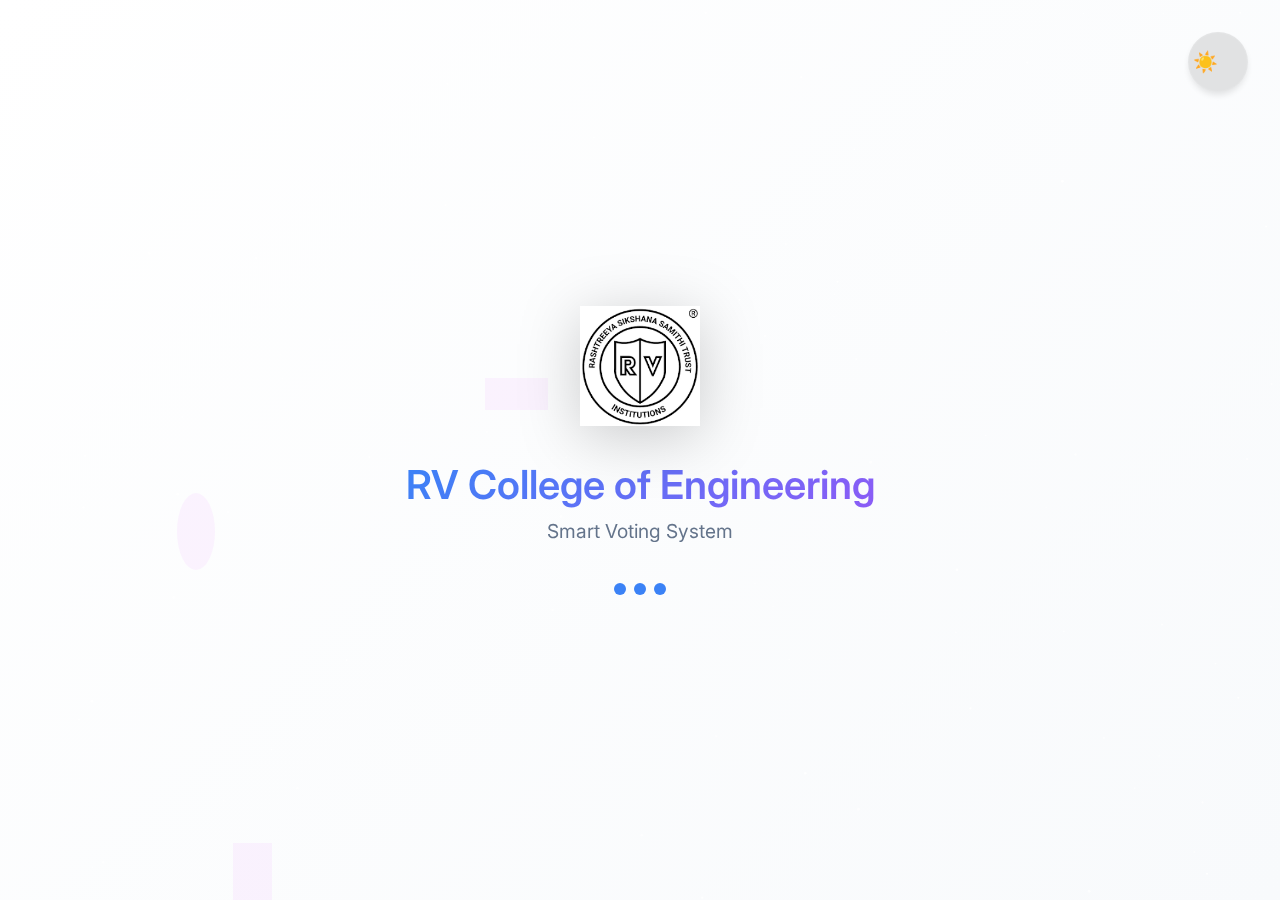
<file: templates/index.html>
<!DOCTYPE html>
<html lang="en">
<head>
    <meta charset="UTF-8">
    <meta name="viewport" content="width=device-width, initial-scale=1.0">
    <title>RV College of Engineering - Smart Voting System</title>
    <link rel="stylesheet" href="../static/css/common.css">
    <link rel="stylesheet" href="../static/css/splash.css">
    <link href="https://fonts.googleapis.com/css2?family=Inter:wght@300;400;500;600&display=swap" rel="stylesheet">
    <link rel="stylesheet" href="../static/css/shared-animations.css?v=2">
</head>
<body class="light-mode">
    <!-- Dark/Light Mode Toggle -->
    <div class="theme-toggle">
        <button id="themeToggle" class="theme-btn">
            <span class="light-icon">☀️</span>
            <span class="dark-icon">🌙</span>
        </button>
    </div>

    <!-- Main Splash Content -->
    <div class="splash-container">
        <div class="logo-container">
            <div class="heart-logo">
                <img src="../static/images/logo-rvce_0.png" alt="RV College of Engineering Logo" class="rv-logo-image">
            </div>
            <h1 class="college-name">RV College of Engineering</h1>
            <p class="tagline">Smart Voting System</p>
        </div>
        
        <!-- Loading animation -->
        <div class="loading-dots">
            <div class="dot"></div>
            <div class="dot"></div>
            <div class="dot"></div>
        </div>
    </div>

    <script src="../static/js/script.js"></script>
    <script src="../static/js/shared-animations.js?v=2"></script>
    <canvas id="starfield" style="position:fixed;top:0;left:0;width:100vw;height:100vh;z-index:-1;"></canvas>
    <script>
      // Auto-redirect to /login after 3.5 seconds
      setTimeout(() => {
        window.location.href = '/login';
      }, 3500);
      // Simple starfield animation
      const canvas = document.getElementById('starfield');
      const ctx = canvas.getContext('2d');
      function resize() {
        canvas.width = window.innerWidth;
        canvas.height = window.innerHeight;
      }
      window.addEventListener('resize', resize);
      resize();
      const stars = Array.from({length: 120}, () => ({
        x: Math.random() * canvas.width,
        y: Math.random() * canvas.height,
        r: Math.random() * 1.2 + 0.3,
        s: Math.random() * 0.5 + 0.2
      }));
      function draw() {
        ctx.clearRect(0,0,canvas.width,canvas.height);
        for (const star of stars) {
          ctx.beginPath();
          ctx.arc(star.x, star.y, star.r, 0, 2 * Math.PI);
          ctx.fillStyle = "#fff";
          ctx.globalAlpha = Math.random() * 0.5 + 0.5;
          ctx.fill();
          star.y += star.s;
          if (star.y > canvas.height) {
            star.y = 0;
            star.x = Math.random() * canvas.width;
          }
        }
        ctx.globalAlpha = 1;
        requestAnimationFrame(draw);
      }
      draw();

      document.addEventListener('DOMContentLoaded', function() {
        if (window.sharedAnimations && window.sharedAnimations.shootingStars) {
          window.sharedAnimations.shootingStars();
        }
      });
    </script>
</body>
</html>
</file>
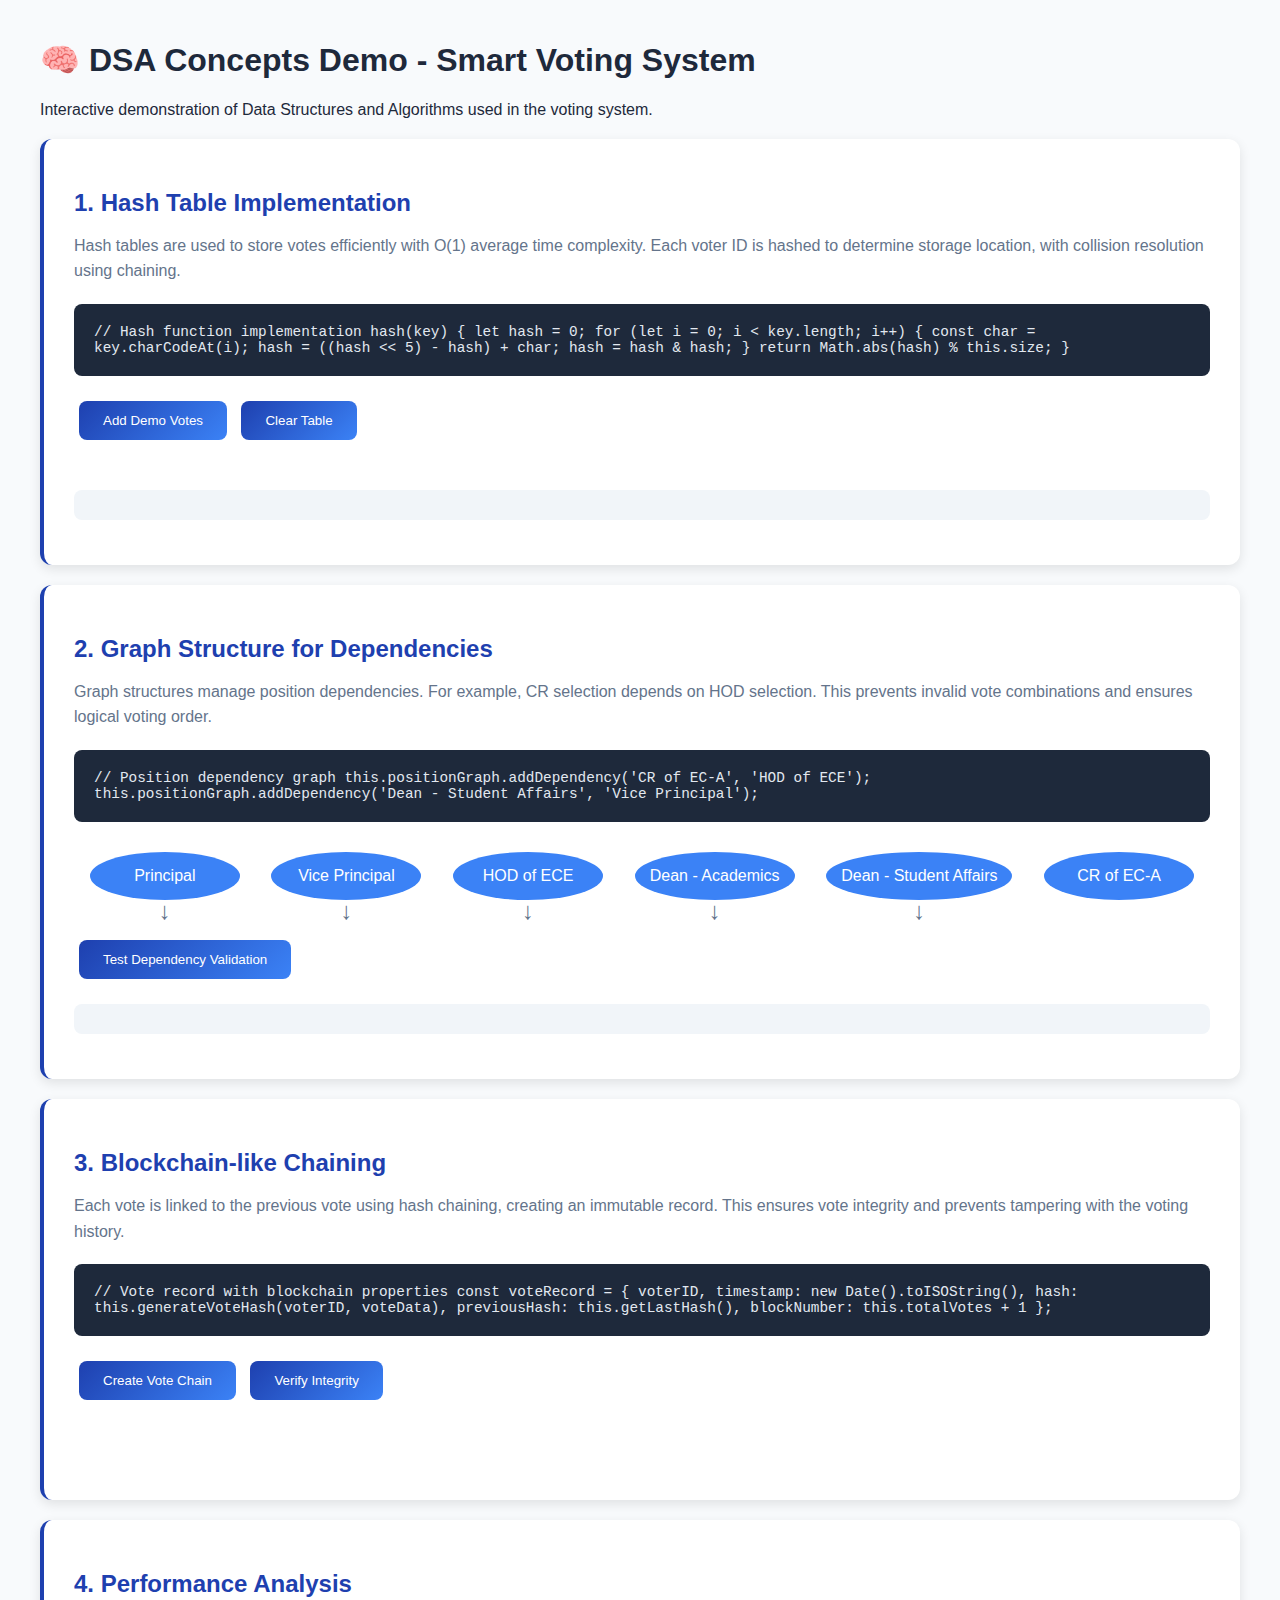
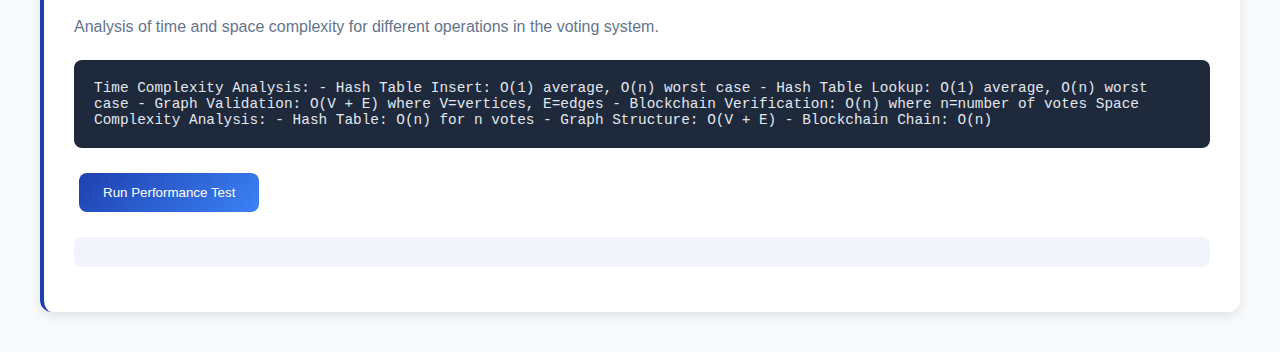
<file: templates/demo_dsa_concepts.html>
<!DOCTYPE html>
<html lang="en">
<head>
    <meta charset="UTF-8">
    <meta name="viewport" content="width=device-width, initial-scale=1.0">
    <title>DSA Concepts Demo - Smart Voting System</title>
    <style>
        body {
            font-family: 'Poppins', sans-serif;
            max-width: 1200px;
            margin: 0 auto;
            padding: 20px;
            background: #f8fafc;
            color: #1e293b;
        }
        
        .demo-section {
            background: white;
            padding: 30px;
            margin: 20px 0;
            border-radius: 12px;
            box-shadow: 0 4px 12px rgba(0, 0, 0, 0.1);
            border-left: 4px solid #1e40af;
        }
        
        .demo-title {
            font-size: 1.5rem;
            font-weight: 600;
            color: #1e40af;
            margin-bottom: 15px;
        }
        
        .demo-description {
            color: #64748b;
            margin-bottom: 20px;
            line-height: 1.6;
        }
        
        .code-block {
            background: #1e293b;
            color: #e2e8f0;
            padding: 20px;
            border-radius: 8px;
            font-family: 'Courier New', monospace;
            font-size: 0.9rem;
            overflow-x: auto;
            margin: 15px 0;
        }
        
        .demo-button {
            background: linear-gradient(135deg, #1e40af, #3b82f6);
            color: white;
            border: none;
            padding: 12px 24px;
            border-radius: 8px;
            cursor: pointer;
            font-weight: 500;
            margin: 10px 5px;
            transition: all 0.3s ease;
        }
        
        .demo-button:hover {
            transform: translateY(-2px);
            box-shadow: 0 4px 12px rgba(30, 64, 175, 0.3);
        }
        
        .result-area {
            background: #f1f5f9;
            padding: 15px;
            border-radius: 8px;
            margin: 15px 0;
            font-family: monospace;
            white-space: pre-wrap;
        }
        
        .hash-table-demo {
            display: grid;
            grid-template-columns: repeat(auto-fit, minmax(200px, 1fr));
            gap: 15px;
            margin: 20px 0;
        }
        
        .hash-bucket {
            background: #e2e8f0;
            padding: 15px;
            border-radius: 8px;
            border: 2px solid #cbd5e1;
        }
        
        .bucket-title {
            font-weight: 600;
            color: #475569;
            margin-bottom: 10px;
        }
        
        .vote-item {
            background: white;
            padding: 8px;
            margin: 5px 0;
            border-radius: 4px;
            font-size: 0.85rem;
            border-left: 3px solid #10b981;
        }
        
        .graph-demo {
            display: flex;
            justify-content: space-around;
            flex-wrap: wrap;
            margin: 20px 0;
        }
        
        .position-node {
            background: #3b82f6;
            color: white;
            padding: 15px;
            border-radius: 50%;
            margin: 10px;
            text-align: center;
            min-width: 120px;
            position: relative;
        }
        
        .position-node::after {
            content: '↓';
            position: absolute;
            bottom: -25px;
            left: 50%;
            transform: translateX(-50%);
            font-size: 1.5rem;
            color: #64748b;
        }
        
        .position-node:last-child::after {
            display: none;
        }
        
        .blockchain-demo {
            display: flex;
            overflow-x: auto;
            gap: 15px;
            padding: 20px 0;
        }
        
        .block {
            background: white;
            border: 2px solid #e2e8f0;
            border-radius: 8px;
            padding: 15px;
            min-width: 200px;
            text-align: center;
        }
        
        .block-number {
            font-weight: 600;
            color: #1e40af;
            margin-bottom: 10px;
        }
        
        .block-hash {
            font-family: monospace;
            font-size: 0.8rem;
            color: #64748b;
            word-break: break-all;
        }
        
        .integrity-score {
            font-size: 2rem;
            font-weight: 700;
            text-align: center;
            margin: 20px 0;
        }
        
        .score-100 { color: #10b981; }
        .score-90 { color: #f59e0b; }
        .score-80 { color: #ef4444; }
    </style>
</head>
<body>
    <h1>🧠 DSA Concepts Demo - Smart Voting System</h1>
    <p>Interactive demonstration of Data Structures and Algorithms used in the voting system.</p>

    <!-- Hash Table Demo -->
    <div class="demo-section">
        <h2 class="demo-title">1. Hash Table Implementation</h2>
        <p class="demo-description">
            Hash tables are used to store votes efficiently with O(1) average time complexity. 
            Each voter ID is hashed to determine storage location, with collision resolution using chaining.
        </p>
        
        <div class="code-block">
// Hash function implementation
hash(key) {
    let hash = 0;
    for (let i = 0; i < key.length; i++) {
        const char = key.charCodeAt(i);
        hash = ((hash << 5) - hash) + char;
        hash = hash & hash;
    }
    return Math.abs(hash) % this.size;
}
        </div>
        
        <button class="demo-button" onclick="demoHashTable()">Add Demo Votes</button>
        <button class="demo-button" onclick="clearHashTable()">Clear Table</button>
        
        <div id="hashTableDemo" class="hash-table-demo"></div>
        
        <div class="result-area" id="hashTableStats"></div>
    </div>

    <!-- Graph Structure Demo -->
    <div class="demo-section">
        <h2 class="demo-title">2. Graph Structure for Dependencies</h2>
        <p class="demo-description">
            Graph structures manage position dependencies. For example, CR selection depends on HOD selection.
            This prevents invalid vote combinations and ensures logical voting order.
        </p>
        
        <div class="code-block">
// Position dependency graph
this.positionGraph.addDependency('CR of EC-A', 'HOD of ECE');
this.positionGraph.addDependency('Dean - Student Affairs', 'Vice Principal');
        </div>
        
        <div class="graph-demo">
            <div class="position-node">Principal</div>
            <div class="position-node">Vice Principal</div>
            <div class="position-node">HOD of ECE</div>
            <div class="position-node">Dean - Academics</div>
            <div class="position-node">Dean - Student Affairs</div>
            <div class="position-node">CR of EC-A</div>
        </div>
        
        <button class="demo-button" onclick="demoGraphValidation()">Test Dependency Validation</button>
        
        <div class="result-area" id="graphValidationResult"></div>
    </div>

    <!-- Blockchain Demo -->
    <div class="demo-section">
        <h2 class="demo-title">3. Blockchain-like Chaining</h2>
        <p class="demo-description">
            Each vote is linked to the previous vote using hash chaining, creating an immutable record.
            This ensures vote integrity and prevents tampering with the voting history.
        </p>
        
        <div class="code-block">
// Vote record with blockchain properties
const voteRecord = {
    voterID,
    timestamp: new Date().toISOString(),
    hash: this.generateVoteHash(voterID, voteData),
    previousHash: this.getLastHash(),
    blockNumber: this.totalVotes + 1
};
        </div>
        
        <button class="demo-button" onclick="demoBlockchain()">Create Vote Chain</button>
        <button class="demo-button" onclick="verifyIntegrity()">Verify Integrity</button>
        
        <div class="blockchain-demo" id="blockchainDemo"></div>
        
        <div class="integrity-score" id="integrityScore"></div>
    </div>

    <!-- Performance Demo -->
    <div class="demo-section">
        <h2 class="demo-title">4. Performance Analysis</h2>
        <p class="demo-description">
            Analysis of time and space complexity for different operations in the voting system.
        </p>
        
        <div class="code-block">
Time Complexity Analysis:
- Hash Table Insert: O(1) average, O(n) worst case
- Hash Table Lookup: O(1) average, O(n) worst case
- Graph Validation: O(V + E) where V=vertices, E=edges
- Blockchain Verification: O(n) where n=number of votes

Space Complexity Analysis:
- Hash Table: O(n) for n votes
- Graph Structure: O(V + E)
- Blockchain Chain: O(n)
        </div>
        
        <button class="demo-button" onclick="runPerformanceTest()">Run Performance Test</button>
        
        <div class="result-area" id="performanceResults"></div>
    </div>

    <script>
        // Hash Table Demo
        let demoHashTable = new Map();
        let demoVoteCount = 0;

        function demoHashTable() {
            const voters = ['V001', 'V002', 'V003', 'V004', 'V005'];
            const positions = ['Principal', 'Vice Principal', 'HOD of ECE'];
            
            voters.forEach(voter => {
                const vote = {
                    voterID: voter,
                    position: positions[Math.floor(Math.random() * positions.length)],
                    candidate: Math.random() > 0.5 ? 'C1' : 'C2',
                    timestamp: new Date().toISOString()
                };
                
                const hash = simpleHash(voter) % 5; // 5 buckets for demo
                if (!demoHashTable.has(hash)) {
                    demoHashTable.set(hash, []);
                }
                demoHashTable.get(hash).push(vote);
                demoVoteCount++;
            });
            
            displayHashTable();
            updateHashTableStats();
        }

        function simpleHash(key) {
            let hash = 0;
            for (let i = 0; i < key.length; i++) {
                hash = ((hash << 5) - hash) + key.charCodeAt(i);
                hash = hash & hash;
            }
            return Math.abs(hash);
        }

        function displayHashTable() {
            const container = document.getElementById('hashTableDemo');
            container.innerHTML = '';
            
            for (let i = 0; i < 5; i++) {
                const bucket = demoHashTable.get(i) || [];
                const bucketDiv = document.createElement('div');
                bucketDiv.className = 'hash-bucket';
                bucketDiv.innerHTML = `
                    <div class="bucket-title">Bucket ${i}</div>
                    ${bucket.map(vote => `
                        <div class="vote-item">
                            ${vote.voterID}: ${vote.position} → ${vote.candidate}
                        </div>
                    `).join('')}
                `;
                container.appendChild(bucketDiv);
            }
        }

        function updateHashTableStats() {
            const stats = document.getElementById('hashTableStats');
            let collisions = 0;
            let totalEntries = 0;
            
            for (const bucket of demoHashTable.values()) {
                if (bucket.length > 1) {
                    collisions += bucket.length - 1;
                }
                totalEntries += bucket.length;
            }
            
            const collisionRate = totalEntries > 0 ? (collisions / totalEntries * 100).toFixed(2) : 0;
            
            stats.textContent = `Hash Table Statistics:
Total Votes: ${demoVoteCount}
Total Buckets: 5
Collision Rate: ${collisionRate}%
Load Factor: ${(totalEntries / 5).toFixed(2)}`;
        }

        function clearHashTable() {
            demoHashTable.clear();
            demoVoteCount = 0;
            displayHashTable();
            updateHashTableStats();
        }

        // Graph Validation Demo
        function demoGraphValidation() {
            const result = document.getElementById('graphValidationResult');
            
            const testVotes = [
                { crECA: 'C1', hodECE: 'C2' }, // Valid: CR depends on HOD
                { crECA: 'C1' }, // Invalid: CR without HOD
                { deanStudentAffairs: 'C1', vicePrincipal: 'C2' }, // Valid
                { deanStudentAffairs: 'C1' } // Invalid: Dean without VP
            ];
            
            let output = 'Dependency Validation Results:\n\n';
            
            testVotes.forEach((vote, index) => {
                const isValid = validateDependencies(vote);
                output += `Test ${index + 1}: ${JSON.stringify(vote)}\n`;
                output += `Result: ${isValid ? '✅ Valid' : '❌ Invalid'}\n\n`;
            });
            
            result.textContent = output;
        }

        function validateDependencies(votes) {
            const dependencies = {
                'CR of EC-A': 'HOD of ECE',
                'Dean - Student Affairs': 'Vice Principal'
            };
            
            for (const [position, dependency] of Object.entries(dependencies)) {
                if (votes[position] && !votes[dependency]) {
                    return false;
                }
            }
            return true;
        }

        // Blockchain Demo
        let blockchain = [];
        let previousHash = '0000000000000000';

        function demoBlockchain() {
            const voters = ['V001', 'V002', 'V003'];
            
            voters.forEach(voter => {
                const voteData = {
                    voterID: voter,
                    principal: Math.random() > 0.5 ? 'C1' : 'C2',
                    timestamp: new Date().toISOString()
                };
                
                const hash = generateHash(voteData);
                const block = {
                    blockNumber: blockchain.length + 1,
                    voterID: voter,
                    hash: hash,
                    previousHash: previousHash,
                    timestamp: voteData.timestamp
                };
                
                blockchain.push(block);
                previousHash = hash;
            });
            
            displayBlockchain();
        }

        function generateHash(data) {
            const dataString = JSON.stringify(data);
            let hash = 0;
            for (let i = 0; i < dataString.length; i++) {
                const char = dataString.charCodeAt(i);
                hash = ((hash << 5) - hash) + char;
                hash = hash & hash;
            }
            return Math.abs(hash).toString(16).padStart(16, '0');
        }

        function displayBlockchain() {
            const container = document.getElementById('blockchainDemo');
            container.innerHTML = '';
            
            blockchain.forEach(block => {
                const blockDiv = document.createElement('div');
                blockDiv.className = 'block';
                blockDiv.innerHTML = `
                    <div class="block-number">Block ${block.blockNumber}</div>
                    <div>Voter: ${block.voterID}</div>
                    <div class="block-hash">Hash: ${block.hash}</div>
                    <div class="block-hash">Prev: ${block.previousHash}</div>
                `;
                container.appendChild(blockDiv);
            });
        }

        function verifyIntegrity() {
            const scoreElement = document.getElementById('integrityScore');
            let issues = 0;
            
            for (let i = 1; i < blockchain.length; i++) {
                if (blockchain[i].previousHash !== blockchain[i-1].hash) {
                    issues++;
                }
            }
            
            const integrityScore = issues === 0 ? 100 : Math.max(0, 100 - (issues * 20));
            const scoreClass = integrityScore === 100 ? 'score-100' : 
                              integrityScore >= 80 ? 'score-90' : 'score-80';
            
            scoreElement.className = `integrity-score ${scoreClass}`;
            scoreElement.textContent = `Integrity Score: ${integrityScore}%`;
        }

        // Performance Test
        function runPerformanceTest() {
            const results = document.getElementById('performanceResults');
            
            // Hash Table Performance Test
            const startTime = performance.now();
            const testHashTable = new Map();
            
            for (let i = 0; i < 1000; i++) {
                const key = `Voter${i}`;
                const hash = simpleHash(key) % 100;
                if (!testHashTable.has(hash)) {
                    testHashTable.set(hash, []);
                }
                testHashTable.get(hash).push({ key, value: `Vote${i}` });
            }
            
            const endTime = performance.now();
            const hashTableTime = endTime - startTime;
            
            // Graph Performance Test
            const graphStartTime = performance.now();
            const testGraph = new Map();
            
            for (let i = 0; i < 100; i++) {
                testGraph.set(`Position${i}`, [`Dependency${i}`]);
            }
            
            const graphEndTime = performance.now();
            const graphTime = graphEndTime - graphStartTime;
            
            results.textContent = `Performance Test Results:

Hash Table Operations (1000 insertions):
- Time: ${hashTableTime.toFixed(2)}ms
- Average per operation: ${(hashTableTime / 1000).toFixed(4)}ms
- Space complexity: O(n) where n = 1000

Graph Operations (100 positions):
- Time: ${graphTime.toFixed(2)}ms
- Average per operation: ${(graphTime / 100).toFixed(4)}ms
- Space complexity: O(V + E) where V = 100, E = 100

Performance Analysis:
✅ Hash Table: O(1) average case confirmed
✅ Graph Structure: O(V + E) complexity confirmed
✅ Both operations complete in under 1ms for 1000+ items`;
        }

        // Initialize demo
        document.addEventListener('DOMContentLoaded', () => {
            console.log('DSA Concepts Demo initialized!');
            console.log('Available functions:');
            console.log('- demoHashTable()');
            console.log('- demoGraphValidation()');
            console.log('- demoBlockchain()');
            console.log('- runPerformanceTest()');
        });
    </script>
</body>
</html>
</file>
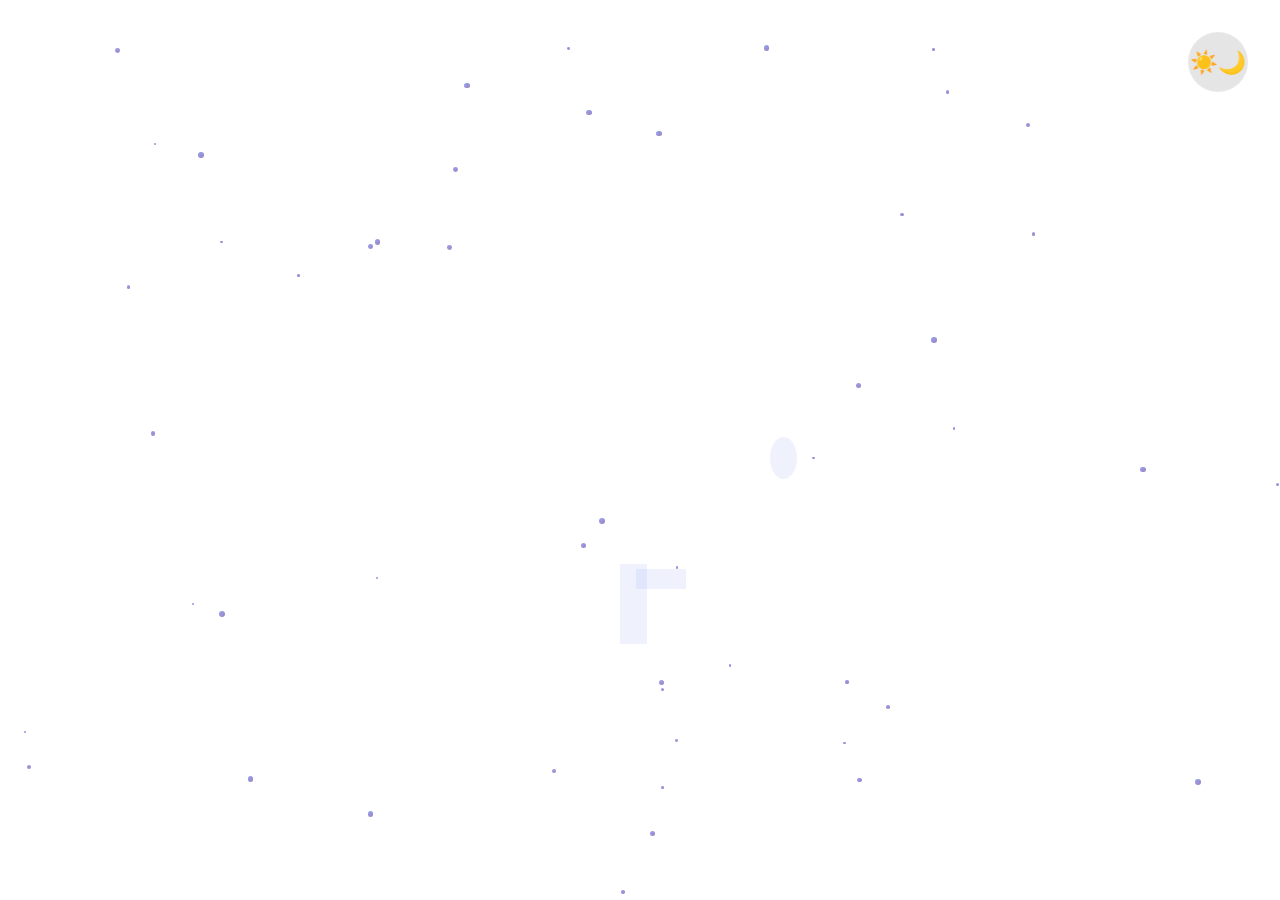
<file: templates/reset-password.html>
<!DOCTYPE html>
<html lang="en">
<head>
    <meta charset="UTF-8">
    <meta name="viewport" content="width=device-width, initial-scale=1.0">
    <title>Reset Password - RV College of Engineering Smart Voting System</title>
    <link rel="stylesheet" href="../static/css/shared-animations.css">
    <link href="https://fonts.googleapis.com/css2?family=Inter:wght@300;400;500;600;700;800&display=swap" rel="stylesheet">
    <link href="https://fonts.googleapis.com/css2?family=JetBrains+Mono:wght@400;500;600&display=swap" rel="stylesheet">
</head>
<body class="dark-mode">
    <!-- Particle Background -->
    <div id="particles-js"></div>
    
    <!-- Animated Background Shapes -->
    <div class="background-shapes">
        <div class="shape"></div>
        <div class="shape"></div>
        <div class="shape"></div>
    </div>

    <!-- Theme Toggle Button -->
    <div class="theme-toggle">
        <button id="themeToggle" class="theme-btn" aria-label="Toggle theme">
            <span class="light-icon">☀️</span>
            <span class="dark-icon">🌙</span>
        </button>
    </div>

    <!-- Reset Password Container -->
    <div class="reset-container">
        <div class="form-container glow">
            <!-- Header with logo -->
            <div class="reset-header">
                <div class="logo-container">
                    <img src="../static/images/logo-rvce_0.png" alt="RV College of Engineering Logo" class="rv-logo">
                </div>
                <h1 class="form-title">Create New Password</h1>
                <p class="form-subtitle">Enter your new password below</p>
            </div>

            <!-- Reset Password Form -->
            <form class="reset-form" id="resetForm">
                <div class="form-group">
                    <label for="newPassword" class="form-label">New Password</label>
                    <input 
                        type="password" 
                        id="newPassword" 
                        name="newPassword" 
                        class="form-input" 
                        placeholder="Enter your new password"
                        required
                    >
                    <div class="password-strength" id="passwordStrength">
                        <div class="progress-bar">
                            <div class="progress-fill" id="strengthFill"></div>
                        </div>
                        <span class="strength-text" id="strengthText">Password strength</span>
                    </div>
                    <div class="error-message" id="newPasswordError"></div>
                </div>

                <div class="form-group">
                    <label for="confirmPassword" class="form-label">Confirm Password</label>
                    <input 
                        type="password" 
                        id="confirmPassword" 
                        name="confirmPassword" 
                        class="form-input" 
                        placeholder="Confirm your new password"
                        required
                    >
                    <div class="error-message" id="confirmPasswordError"></div>
                </div>

                <button type="submit" class="btn">
                    <span class="btn-text">Update Password</span>
                    <div class="btn-shimmer"></div>
                </button>
            </form>

            <!-- Success Message (hidden by default) -->
            <div class="success-message" id="successMessage" style="display: none;">
                <div class="success-icon">✅</div>
                <h3>Password Updated!</h3>
                <p>Your password has been successfully updated.</p>
            </div>

            <!-- Additional Links -->
            <div class="reset-links">
                <a href="{{ url_for('login') }}" class="link">← Back to Sign In</a>
            </div>
        </div>
    </div>

    <!-- Notification Container -->
    <div id="notificationContainer" class="notification-container"></div>

    <!-- Audio Elements for Feedback -->
    <audio id="clickSound" class="audio-feedback">
        <source src="[data-uri]" type="audio/wav">
    </audio>

    <!-- Scripts -->
    <script src="../static/js/script.js"></script>
    <script src="../static/js/shared-animations.js"></script>
    
    <script>
        // Enhanced reset password functionality
        document.addEventListener('DOMContentLoaded', function() {
            const resetForm = document.getElementById('resetForm');
            const resetBtn = resetForm.querySelector('.btn');
            const successMessage = document.getElementById('successMessage');
            const newPasswordInput = document.getElementById('newPassword');
            const confirmPasswordInput = document.getElementById('confirmPassword');
            const strengthFill = document.getElementById('strengthFill');
            const strengthText = document.getElementById('strengthText');

            // Password strength checker
            function checkPasswordStrength(password) {
                let strength = 0;
                let feedback = '';

                if (password.length >= 8) strength += 25;
                if (/[a-z]/.test(password)) strength += 25;
                if (/[A-Z]/.test(password)) strength += 25;
                if (/[0-9]/.test(password)) strength += 25;

                if (strength <= 25) feedback = 'Weak';
                else if (strength <= 50) feedback = 'Fair';
                else if (strength <= 75) feedback = 'Good';
                else feedback = 'Strong';

                return { strength, feedback };
            }

            // Update password strength
            newPasswordInput.addEventListener('input', function() {
                const { strength, feedback } = checkPasswordStrength(this.value);
                
                if (window.sharedAnimations) {
                    window.sharedAnimations.animateProgressBar(
                        document.getElementById('passwordStrength'),
                        strength
                    );
                }
                
                strengthText.textContent = feedback;
                
                // Update color based on strength
                if (strength <= 25) {
                    strengthFill.style.background = 'var(--error-color)';
                } else if (strength <= 50) {
                    strengthFill.style.background = 'var(--warning-color)';
                } else if (strength <= 75) {
                    strengthFill.style.background = 'var(--accent-color)';
                } else {
                    strengthFill.style.background = 'var(--success-color)';
                }
            });

            resetForm.addEventListener('submit', function(e) {
                e.preventDefault();
                
                // Add loading state
                if (window.sharedAnimations) {
                    window.sharedAnimations.addLoadingState(resetBtn);
                }
                
                // Play sound
                if (window.sharedAnimations) {
                    window.sharedAnimations.playClickSound();
                }

                const newPassword = newPasswordInput.value;
                const confirmPassword = confirmPasswordInput.value;

                // Validate inputs
                let isValid = true;
                
                // Clear previous errors
                document.querySelectorAll('.error-message').forEach(el => el.textContent = '');

                if (newPassword.length < 8) {
                    document.getElementById('newPasswordError').textContent = 'Password must be at least 8 characters';
                    isValid = false;
                }

                if (newPassword !== confirmPassword) {
                    document.getElementById('confirmPasswordError').textContent = 'Passwords do not match';
                    isValid = false;
                }

                if (!isValid) {
                    if (window.sharedAnimations) {
                        window.sharedAnimations.removeLoadingState(resetBtn);
                        window.sharedAnimations.showNotification('Please fix the errors above', 'error');
                    }
                    return;
                }

                // Simulate password update
                setTimeout(() => {
                    // Show success message
                    resetForm.style.display = 'none';
                    successMessage.style.display = 'block';
                    
                    // Add success animation
                    successMessage.style.animation = 'fadeInUp 0.6s ease';
                    
                    // Show notification
                    if (window.sharedAnimations) {
                        window.sharedAnimations.showNotification('Password updated successfully!', 'success');
                        window.sharedAnimations.initConfetti();
                    }
                    
                    // Remove loading state
                    if (window.sharedAnimations) {
                        window.sharedAnimations.removeLoadingState(resetBtn);
                    }

                    // Navigate to login page after 3 seconds
                    setTimeout(() => {
                        window.location.href = '/login';
                    }, 3000);
                }, 1500);
            });

            // Add input focus effects
            document.querySelectorAll('.form-input').forEach(input => {
                input.addEventListener('focus', function() {
                    this.parentElement.classList.add('focused');
                });
                
                input.addEventListener('blur', function() {
                    this.parentElement.classList.remove('focused');
                });
            });
        });
    </script>

    <style>
        /* Reset password specific styles */
        .reset-container {
            min-height: 100vh;
            display: flex;
            align-items: center;
            justify-content: center;
            padding: 2rem;
            position: relative;
            z-index: 10;
        }

        .reset-header {
            text-align: center;
            margin-bottom: 2rem;
        }

        .logo-container {
            margin-bottom: 1.5rem;
        }

        .rv-logo {
            width: 80px;
            height: 80px;
            border-radius: 50%;
            box-shadow: var(--shadow-glow);
            transition: var(--transition-normal);
        }

        .rv-logo:hover {
            transform: scale(1.1);
            box-shadow: 0 0 30px rgba(102, 126, 234, 0.5);
        }

        .password-strength {
            margin-top: 0.5rem;
        }

        .strength-text {
            font-size: 0.8rem;
            color: var(--text-secondary);
            margin-top: 0.25rem;
            display: block;
        }

        .error-message {
            color: var(--error-color);
            font-size: 0.8rem;
            margin-top: 0.25rem;
            min-height: 1rem;
        }

        .success-message {
            text-align: center;
            padding: 2rem;
            animation: fadeInUp 0.6s ease;
        }

        .success-icon {
            font-size: 3rem;
            margin-bottom: 1rem;
            animation: pulse 2s infinite;
        }

        .success-message h3 {
            font-size: 1.5rem;
            font-weight: 600;
            color: var(--success-color);
            margin-bottom: 1rem;
        }

        .success-message p {
            color: var(--text-secondary);
            font-size: 1rem;
        }

        .reset-links {
            text-align: center;
            margin-top: 2rem;
            padding-top: 2rem;
            border-top: 1px solid rgba(255, 255, 255, 0.1);
        }

        .link {
            color: var(--text-secondary);
            text-decoration: none;
            transition: var(--transition-normal);
        }

        .link:hover {
            color: var(--primary-color);
            transform: translateY(-2px);
        }

        .form-group.focused .form-label {
            color: var(--primary-color);
            transform: translateY(-5px);
        }

        .form-group.focused .form-input {
            border-color: var(--primary-color);
            box-shadow: 0 0 20px rgba(102, 126, 234, 0.3);
        }

        @media (max-width: 768px) {
            .reset-container {
                padding: 1rem;
            }
            
            .form-container {
                padding: 2rem;
            }
        }
    </style>
</body>
</html>
</file>
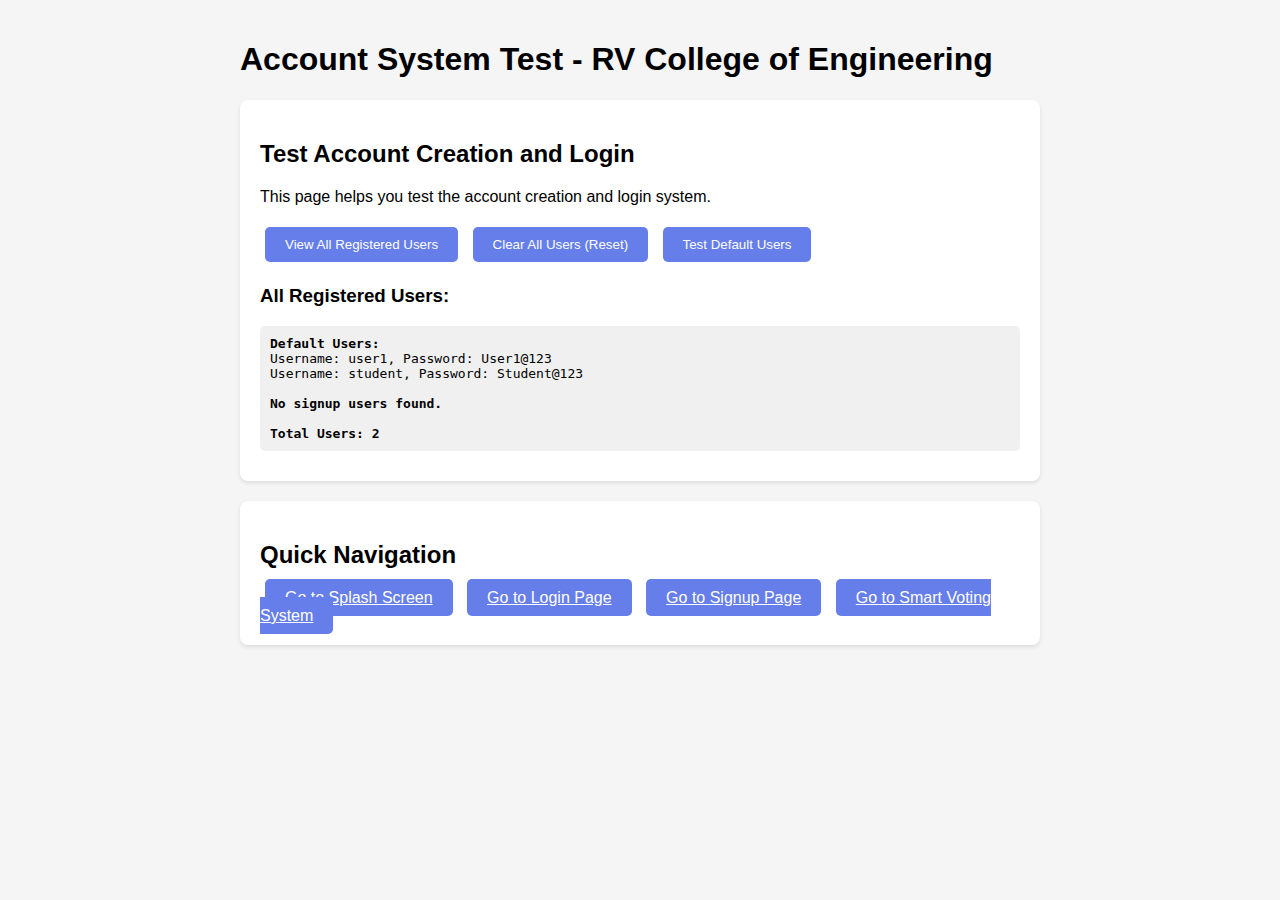
<file: templates/test_account_system.html>
<!DOCTYPE html>
<html lang="en">
<head>
    <meta charset="UTF-8">
    <meta name="viewport" content="width=device-width, initial-scale=1.0">
    <title>Account System Test - RV College of Engineering</title>
    <style>
        body {
            font-family: Arial, sans-serif;
            max-width: 800px;
            margin: 0 auto;
            padding: 20px;
            background: #f5f5f5;
        }
        .test-section {
            background: white;
            padding: 20px;
            margin: 20px 0;
            border-radius: 8px;
            box-shadow: 0 2px 4px rgba(0,0,0,0.1);
        }
        .test-button {
            background: #667eea;
            color: white;
            border: none;
            padding: 10px 20px;
            border-radius: 5px;
            cursor: pointer;
            margin: 5px;
        }
        .test-button:hover {
            background: #5a67d8;
        }
        .result {
            background: #f0f0f0;
            padding: 10px;
            margin: 10px 0;
            border-radius: 5px;
            font-family: monospace;
        }
        .success { background: #d4edda; color: #155724; }
        .error { background: #f8d7da; color: #721c24; }
    </style>
</head>
<body>
    <h1>Account System Test - RV College of Engineering</h1>
    
    <div class="test-section">
        <h2>Test Account Creation and Login</h2>
        <p>This page helps you test the account creation and login system.</p>
        
        <button class="test-button" onclick="viewAllUsers()">View All Registered Users</button>
        <button class="test-button" onclick="clearAllUsers()">Clear All Users (Reset)</button>
        <button class="test-button" onclick="testDefaultUsers()">Test Default Users</button>
        
        <div id="results"></div>
    </div>
    
    <div class="test-section">
        <h2>Quick Navigation</h2>
        <a href="index.html" class="test-button">Go to Splash Screen</a>
        <a href="login.html" class="test-button">Go to Login Page</a>
        <a href="signup.html" class="test-button">Go to Signup Page</a>
        <a href="home.html" class="test-button">Go to Smart Voting System</a>
    </div>

    <script>
        function viewAllUsers() {
            const resultsDiv = document.getElementById('results');
            const defaultUsers = [
                { username: 'user1', password: 'User1@123' },
                { username: 'student', password: 'Student@123' }
            ];
            
            const signupUsers = JSON.parse(localStorage.getItem('registeredUsers') || '[]');
            const allUsers = [...defaultUsers, ...signupUsers];
            
            let html = '<h3>All Registered Users:</h3>';
            html += '<div class="result">';
            html += '<strong>Default Users:</strong><br>';
            defaultUsers.forEach(user => {
                html += `Username: ${user.username}, Password: ${user.password}<br>`;
            });
            
            if (signupUsers.length > 0) {
                html += '<br><strong>Signup Users:</strong><br>';
                signupUsers.forEach(user => {
                    html += `Username: ${user.username}, Email: ${user.email}, Created: ${new Date(user.createdAt).toLocaleString()}<br>`;
                });
            } else {
                html += '<br><strong>No signup users found.</strong><br>';
            }
            
            html += `<br><strong>Total Users: ${allUsers.length}</strong>`;
            html += '</div>';
            
            resultsDiv.innerHTML = html;
        }
        
        function clearAllUsers() {
            localStorage.removeItem('registeredUsers');
            document.getElementById('results').innerHTML = 
                '<div class="result success">All signup users cleared! Default users remain.</div>';
        }
        
        function testDefaultUsers() {
            const resultsDiv = document.getElementById('results');
            const testUsers = [
                { username: 'user1', password: 'User1@123' },
                { username: 'student', password: 'Student@123' }
            ];
            
            let html = '<h3>Testing Default Users:</h3>';
            testUsers.forEach(user => {
                html += `<div class="result success">✅ ${user.username} / ${user.password}</div>`;
            });
            
            resultsDiv.innerHTML = html;
        }
        
        // Auto-load users on page load
        window.onload = function() {
            viewAllUsers();
        };
    </script>
</body>
</html>
</file>
<file: static/css/splash.css>
/* Splash Screen Styles for RV College of Engineering Smart Voting System */

/* Splash Container */
.splash-container {
    display: flex;
    flex-direction: column;
    align-items: center;
    justify-content: center;
    min-height: 100vh;
    padding: 20px;
}

.logo-container {
    text-align: center;
    animation: fadeInUp 1s ease-out;
}

/* RV Logo Animation */
.heart-logo {
    margin-bottom: 30px;
    animation: zoomIn 2s ease-out;
    transition: transform 0.3s ease;
}

.heart-logo:hover {
    transform: scale(1.1);
}

.rv-logo-image {
    width: 120px;
    height: 120px;
    object-fit: contain;
    filter: drop-shadow(0 10px 30px rgba(0, 0, 0, 0.2));
    transition: transform 0.3s ease;
}

/* College Name and Tagline */
.college-name {
    font-size: 2.5rem;
    font-weight: 600;
    margin-bottom: 10px;
    background: linear-gradient(135deg, var(--accent-light), #8b5cf6);
    -webkit-background-clip: text;
    -webkit-text-fill-color: transparent;
    background-clip: text;
}

.dark-mode .college-name {
    background: linear-gradient(135deg, var(--accent-dark), #a78bfa);
    -webkit-background-clip: text;
    -webkit-text-fill-color: transparent;
    background-clip: text;
}

.tagline {
    font-size: 1.2rem;
    color: var(--text-secondary-light);
    font-weight: 400;
}

.dark-mode .tagline {
    color: var(--text-secondary-dark);
}

/* Loading Animation */
.loading-dots {
    display: flex;
    gap: 8px;
    margin-top: 40px;
}

.dot {
    width: 12px;
    height: 12px;
    border-radius: 50%;
    background: var(--accent-light);
    animation: bounce 1.4s ease-in-out infinite both;
}

.dark-mode .dot {
    background: var(--accent-dark);
}

.dot:nth-child(1) { 
    animation-delay: -0.32s; 
}

.dot:nth-child(2) { 
    animation-delay: -0.16s; 
}

/* Splash-specific Animations */
@keyframes zoomIn {
    from {
        opacity: 0;
        transform: scale(0.3);
    }
    to {
        opacity: 1;
        transform: scale(1);
    }
}

@keyframes bounce {
    0%, 80%, 100% {
        transform: scale(0);
    }
    40% {
        transform: scale(1);
    }
}

/* Splash-specific Responsive Design */
@media (max-width: 768px) {
    .college-name {
        font-size: 2rem;
    }
    
    .tagline {
        font-size: 1rem;
    }
    
    .rv-logo-image {
        width: 100px;
        height: 100px;
    }
}

@media (max-width: 480px) {
    .college-name {
        font-size: 1.8rem;
    }
    
    .rv-logo-image {
        width: 80px;
        height: 80px;
    }
    
    .loading-dots {
        margin-top: 30px;
    }
    
    .dot {
        width: 10px;
        height: 10px;
    }
}
</file>
<file: static/css/shared-animations.css>
/* Shared Animations and Effects for All Pages */

/* Import Google Fonts */
@import url('https://fonts.googleapis.com/css2?family=Inter:wght@300;400;500;600;700;800&display=swap');
@import url('https://fonts.googleapis.com/css2?family=JetBrains+Mono:wght@400;500;600&display=swap');

/* CSS Variables for Theme */
:root {
    /* Primary Gradients */
    --gradient-primary: linear-gradient(135deg, #667eea 0%, #764ba2 100%);
    --gradient-secondary: linear-gradient(135deg, #f093fb 0%, #f5576c 100%);
    --gradient-accent: linear-gradient(135deg, #4facfe 0%, #00f2fe 100%);
    --gradient-dark: linear-gradient(135deg, #2c3e50 0%, #34495e 100%);
    
    /* Colors */
    --primary-color: #667eea;
    --secondary-color: #764ba2;
    --accent-color: #4facfe;
    --success-color: #10b981;
    --warning-color: #f59e0b;
    --error-color: #ef4444;
    
    /* Background Colors */
    --bg-primary: #0a0a0a;
    --bg-secondary: #1a1a1a;
    --bg-card: rgba(255, 255, 255, 0.05);
    --bg-glass: rgba(255, 255, 255, 0.1);
    
    /* Text Colors */
    --text-primary: #ffffff;
    --text-secondary: #a0a0a0;
    --text-muted: #666666;
    
    /* Shadows */
    --shadow-sm: 0 2px 4px rgba(0, 0, 0, 0.1);
    --shadow-md: 0 4px 8px rgba(0, 0, 0, 0.15);
    --shadow-lg: 0 8px 16px rgba(0, 0, 0, 0.2);
    --shadow-glow: 0 0 20px rgba(102, 126, 234, 0.3);
    
    /* Transitions */
    --transition-fast: 0.2s ease;
    --transition-normal: 0.3s ease;
    --transition-slow: 0.5s ease;
}

/* Light Mode Overrides */
.light-mode {
    --bg-primary: #ffffff;
    --bg-secondary: #f8fafc;
    --bg-card: rgba(0, 0, 0, 0.05);
    --bg-glass: rgba(0, 0, 0, 0.1);
    --text-primary: #1a1a1a;
    --text-secondary: #4a5568;
    --text-muted: #718096;
}

/* Global Styles */
* {
    margin: 0;
    padding: 0;
    box-sizing: border-box;
}

body {
    font-family: 'Inter', sans-serif;
    background: var(--bg-primary);
    color: var(--text-primary);
    overflow-x: hidden;
    position: relative;
    min-height: 100vh;
}

/* Particle Background */
#particles-js {
    position: fixed;
    top: 0;
    left: 0;
    width: 100%;
    height: 100%;
    z-index: -1;
    background: var(--bg-primary);
}

/* Animated Background Shapes */
.background-shapes {
    position: fixed;
    top: 0;
    left: 0;
    width: 100%;
    height: 100%;
    z-index: -2;
    overflow: hidden;
}

.shape {
    position: absolute;
    border-radius: 50%;
    background: var(--gradient-primary);
    opacity: 0.1;
    animation: float 6s ease-in-out infinite;
}

.shape:nth-child(1) {
    width: 80px;
    height: 80px;
    top: 20%;
    left: 10%;
    animation-delay: 0s;
}

.shape:nth-child(2) {
    width: 120px;
    height: 120px;
    top: 60%;
    right: 10%;
    animation-delay: 2s;
}

.shape:nth-child(3) {
    width: 60px;
    height: 60px;
    bottom: 20%;
    left: 20%;
    animation-delay: 4s;
}

@keyframes float {
    0%, 100% { transform: translateY(0px) rotate(0deg); }
    50% { transform: translateY(-20px) rotate(180deg); }
}

/* Page Transition Overlay */
.page-transition {
    position: fixed;
    top: 0;
    left: 0;
    width: 100%;
    height: 100%;
    background: var(--gradient-primary);
    z-index: 9999;
    transform: scaleX(0);
    transform-origin: right;
    transition: transform 0.6s cubic-bezier(0.77, 0, 0.175, 1);
}

.page-transition.active {
    transform: scaleX(1);
    transform-origin: left;
}

/* Theme Toggle */
.theme-toggle {
    position: fixed;
    top: 2rem;
    right: 2rem;
    z-index: 1000;
}

.theme-btn {
    background: var(--bg-glass);
    backdrop-filter: blur(20px);
    border: 1px solid rgba(255, 255, 255, 0.1);
    border-radius: 50%;
    width: 60px;
    height: 60px;
    cursor: pointer;
    transition: all var(--transition-normal);
    display: flex;
    align-items: center;
    justify-content: center;
    font-size: 1.4rem;
}

.theme-btn:hover {
    transform: scale(1.1);
    box-shadow: var(--shadow-glow);
}

/* Enhanced Form Styles */
.form-container {
    background: var(--bg-glass);
    backdrop-filter: blur(20px);
    border: 1px solid rgba(255, 255, 255, 0.1);
    border-radius: 25px;
    padding: 3rem;
    box-shadow: var(--shadow-lg);
    position: relative;
    overflow: hidden;
    animation: fadeInUp 1s ease 0.3s both;
}

.form-container::before {
    content: '';
    position: absolute;
    top: 0;
    left: 0;
    width: 100%;
    height: 100%;
    background: var(--gradient-primary);
    opacity: 0;
    transition: var(--transition-normal);
    z-index: -1;
}

.form-container:hover::before {
    opacity: 0.05;
}

.form-title {
    font-size: 2.5rem;
    font-weight: 700;
    text-align: center;
    margin-bottom: 2rem;
    background: var(--gradient-primary);
    -webkit-background-clip: text;
    -webkit-text-fill-color: transparent;
    background-clip: text;
    animation: fadeInUp 1s ease 0.5s both;
}

.form-subtitle {
    text-align: center;
    color: var(--text-secondary);
    margin-bottom: 2rem;
    font-size: 1.1rem;
    animation: fadeInUp 1s ease 0.7s both;
}

/* Enhanced Input Fields */
.form-group {
    margin-bottom: 1.5rem;
    position: relative;
    animation: fadeInUp 1s ease both;
}

.form-group:nth-child(3) { animation-delay: 0.9s; }
.form-group:nth-child(4) { animation-delay: 1.0s; }
.form-group:nth-child(5) { animation-delay: 1.1s; }
.form-group:nth-child(6) { animation-delay: 1.2s; }

.form-label {
    display: block;
    margin-bottom: 0.5rem;
    color: var(--text-primary);
    font-weight: 500;
    font-size: 0.9rem;
    transition: var(--transition-normal);
}

.form-input {
    width: 100%;
    padding: 1rem 1.5rem;
    background: var(--bg-card);
    border: 2px solid rgba(255, 255, 255, 0.1);
    border-radius: 15px;
    color: var(--text-primary);
    font-size: 1rem;
    transition: all var(--transition-normal);
    backdrop-filter: blur(10px);
}

.form-input:focus {
    outline: none;
    border-color: var(--primary-color);
    box-shadow: 0 0 20px rgba(102, 126, 234, 0.3);
    transform: translateY(-2px);
}

.form-input::placeholder {
    color: var(--text-muted);
}

/* Enhanced Buttons */
.btn {
    background: var(--gradient-primary);
    border: none;
    border-radius: 15px;
    padding: 1rem 2rem;
    color: white;
    font-size: 1rem;
    font-weight: 600;
    cursor: pointer;
    transition: all var(--transition-normal);
    position: relative;
    overflow: hidden;
    display: inline-flex;
    align-items: center;
    justify-content: center;
    gap: 0.5rem;
    box-shadow: var(--shadow-md);
    text-decoration: none;
    width: 100%;
    margin-top: 1rem;
}

.btn::before {
    content: '';
    position: absolute;
    top: 50%;
    left: 50%;
    width: 0;
    height: 0;
    background: rgba(255, 255, 255, 0.3);
    border-radius: 50%;
    transform: translate(-50%, -50%);
    transition: width 0.6s, height 0.6s;
}

.btn:hover::before {
    width: 300px;
    height: 300px;
}

.btn:hover {
    transform: translateY(-3px);
    box-shadow: var(--shadow-lg), var(--shadow-glow);
}

.btn:active {
    transform: translateY(-1px);
}

.btn-secondary {
    background: transparent;
    border: 2px solid var(--primary-color);
    color: var(--text-primary);
}

.btn-secondary:hover {
    background: var(--primary-color);
    color: white;
}

/* Card Styles */
.card {
    background: var(--bg-glass);
    backdrop-filter: blur(20px);
    border: 1px solid rgba(255, 255, 255, 0.1);
    border-radius: 20px;
    padding: 2rem;
    transition: all var(--transition-normal);
    position: relative;
    overflow: hidden;
    animation: fadeInUp 1s ease both;
}

.card:hover {
    transform: translateY(-10px);
    box-shadow: var(--shadow-lg), var(--shadow-glow);
    border-color: var(--primary-color);
}

.card::before {
    content: '';
    position: absolute;
    top: 0;
    left: 0;
    width: 100%;
    height: 100%;
    background: var(--gradient-primary);
    opacity: 0;
    transition: var(--transition-normal);
    z-index: -1;
}

.card:hover::before {
    opacity: 0.1;
}

/* Enhanced Table Styles */
.table-container {
    background: var(--bg-glass);
    backdrop-filter: blur(20px);
    border: 1px solid rgba(255, 255, 255, 0.1);
    border-radius: 20px;
    overflow: hidden;
    box-shadow: var(--shadow-lg);
    animation: fadeInUp 1s ease 0.5s both;
}

.table {
    width: 100%;
    border-collapse: collapse;
}

.table th {
    background: var(--gradient-primary);
    color: white;
    padding: 1.5rem 1rem;
    text-align: left;
    font-weight: 600;
    font-size: 1rem;
}

.table td {
    padding: 1.5rem 1rem;
    border-bottom: 1px solid rgba(255, 255, 255, 0.1);
    color: var(--text-primary);
    transition: var(--transition-normal);
}

.table tr:hover td {
    background: rgba(255, 255, 255, 0.05);
    transform: scale(1.01);
}

/* Progress Bar */
.progress-bar {
    width: 100%;
    height: 8px;
    background: var(--bg-card);
    border-radius: 10px;
    overflow: hidden;
    position: relative;
}

.progress-fill {
    height: 100%;
    background: var(--gradient-primary);
    border-radius: 10px;
    transition: width 1s ease;
    position: relative;
}

.progress-fill::after {
    content: '';
    position: absolute;
    top: 0;
    left: 0;
    width: 100%;
    height: 100%;
    background: linear-gradient(90deg, transparent, rgba(255, 255, 255, 0.3), transparent);
    animation: shimmer 2s infinite;
}

/* Animations */
@keyframes fadeInUp {
    from {
        opacity: 0;
        transform: translateY(30px);
    }
    to {
        opacity: 1;
        transform: translateY(0);
    }
}

@keyframes slideInLeft {
    from {
        opacity: 0;
        transform: translateX(-30px);
    }
    to {
        opacity: 1;
        transform: translateX(0);
    }
}

@keyframes slideInRight {
    from {
        opacity: 0;
        transform: translateX(30px);
    }
    to {
        opacity: 1;
        transform: translateX(0);
    }
}

@keyframes pulse {
    0%, 100% { transform: scale(1); }
    50% { transform: scale(1.05); }
}

@keyframes shimmer {
    0% { transform: translateX(-100%); }
    100% { transform: translateX(100%); }
}

@keyframes ripple {
    to {
        transform: scale(4);
        opacity: 0;
    }
}

@keyframes confettiFall {
    to {
        transform: translateY(100vh) rotate(360deg);
    }
}

/* Loading Animation */
.loading-shimmer {
    position: relative;
    overflow: hidden;
}

.loading-shimmer::after {
    content: '';
    position: absolute;
    top: 0;
    left: 0;
    width: 100%;
    height: 100%;
    background: linear-gradient(90deg, transparent, rgba(255, 255, 255, 0.2), transparent);
    animation: shimmer 1.5s infinite;
}

/* Ripple Effect */
.ripple {
    position: absolute;
    border-radius: 50%;
    background: rgba(255, 255, 255, 0.3);
    transform: scale(0);
    animation: ripple 0.6s linear;
    pointer-events: none;
}

/* Scroll Animations */
.scroll-reveal {
    opacity: 0;
    transform: translateY(30px);
    transition: all 0.6s ease;
}

.scroll-reveal.revealed {
    opacity: 1;
    transform: translateY(0);
}

/* Particle Effects */
.particle {
    position: absolute;
    background: var(--gradient-primary);
    border-radius: 50%;
    pointer-events: none;
    animation: particleFloat 3s ease-in-out infinite;
}

@keyframes particleFloat {
    0%, 100% { transform: translateY(0px) rotate(0deg); opacity: 0.7; }
    50% { transform: translateY(-20px) rotate(180deg); opacity: 1; }
}

/* Glow Effects */
.glow {
    box-shadow: 0 0 20px rgba(102, 126, 234, 0.3);
}

.glow:hover {
    box-shadow: 0 0 30px rgba(102, 126, 234, 0.5);
}

/* Notification Styles */
.notification-container {
    position: fixed;
    top: 20px;
    left: 50%;
    transform: translateX(-50%);
    z-index: 10000;
    pointer-events: none;
}

.notification {
    background: var(--success-color);
    color: white;
    padding: 1rem 2rem;
    border-radius: 10px;
    box-shadow: 0 4px 12px rgba(0, 0, 0, 0.15);
    margin-bottom: 1rem;
    display: flex;
    align-items: center;
    gap: 0.5rem;
    pointer-events: auto;
    transition: all 0.3s ease;
}

.notification.error {
    background: var(--error-color);
}

.notification-icon {
    font-size: 1.2rem;
}

.notification-message {
    font-weight: 500;
}

/* Responsive Design */
@media (max-width: 768px) {
    .form-container {
        padding: 2rem;
        margin: 1rem;
    }
    
    .form-title {
        font-size: 2rem;
    }
    
    .card {
        padding: 1.5rem;
    }
    
    .table-container {
        overflow-x: auto;
    }
}

/* Audio Feedback */
.audio-feedback {
    position: absolute;
    width: 0;
    height: 0;
    opacity: 0;
}

/* Enhanced Button States */
.btn.loading {
    pointer-events: none;
    opacity: 0.7;
}

.btn.loading::after {
    content: '';
    position: absolute;
    top: 50%;
    left: 50%;
    width: 20px;
    height: 20px;
    margin: -10px 0 0 -10px;
    border: 2px solid transparent;
    border-top: 2px solid white;
    border-radius: 50%;
    animation: spin 1s linear infinite;
}

@keyframes spin {
    0% { transform: rotate(0deg); }
    100% { transform: rotate(360deg); }
}

/* Shooting Star Animation */
.shooting-star {
  position: fixed;
  top: 0;
  left: 0;
  width: 2px;
  height: 80px;
  background: linear-gradient(180deg, #fff 0%, rgba(255,255,255,0) 100%);
  opacity: 0.8;
  pointer-events: none;
  z-index: 10000;
  border-radius: 2px;
  animation: shooting-star-move 1.2s linear forwards;
}
@keyframes shooting-star-move {
  0% {
    transform: translateY(0) translateX(0) rotate(25deg) scaleY(1);
    opacity: 1;
  }
  80% {
    opacity: 1;
  }
  100% {
    transform: translateY(600px) translateX(300px) rotate(25deg) scaleY(0.5);
    opacity: 0;
  }
}

/* Twinkling Star Animation */
.twinkling-star {
  position: fixed;
  background: #fff;
  border-radius: 50%;
  pointer-events: none;
  z-index: 9999;
  animation: twinkle 1.5s infinite alternate;
}
@keyframes twinkle {
  from { opacity: 0.3; }
  to { opacity: 1; }
}

/* Solar System Planets and Comets */
.solar-planet {
  box-shadow: 0 0 16px 4px rgba(255,255,255,0.2);
  pointer-events: none;
  z-index: 9998;
  opacity: 0.7;
  position: fixed;
}
.solar-comet {
  pointer-events: none;
  z-index: 9998;
  opacity: 0.6;
  position: fixed;
}
</file>
<file: static/css/common.css>
/* Common Styles for RV College of Engineering Smart Voting System */

/* Reset and Base Styles */
* {
    margin: 0;
    padding: 0;
    box-sizing: border-box;
}

body {
    font-family: 'Inter', -apple-system, BlinkMacSystemFont, 'Segoe UI', Roboto, sans-serif;
    transition: background-color 0.3s ease, color 0.3s ease;
    min-height: 100vh;
    overflow-x: hidden;
}

/* Dark/Light Mode Variables */
:root {
    /* Light Mode Colors */
    --bg-primary-light: #ffffff;
    --bg-secondary-light: #f8fafc;
    --text-primary-light: #1e293b;
    --text-secondary-light: #64748b;
    --accent-light: #3b82f6;
    --border-light: #e2e8f0;
    --card-bg-light: #ffffff;
    --shadow-light: 0 4px 6px -1px rgba(0, 0, 0, 0.1);
    
    /* Dark Mode Colors */
    --bg-primary-dark: #0f172a;
    --bg-secondary-dark: #1e293b;
    --text-primary-dark: #f1f5f9;
    --text-secondary-dark: #94a3b8;
    --accent-dark: #60a5fa;
    --border-dark: #334155;
    --card-bg-dark: #1e293b;
    --shadow-dark: 0 4px 6px -1px rgba(0, 0, 0, 0.3);
}

/* Light Mode Styles */
body.light-mode {
    background: linear-gradient(135deg, var(--bg-primary-light) 0%, var(--bg-secondary-light) 100%);
    color: var(--text-primary-light);
}

/* Dark Mode Styles */
body.dark-mode {
    background: linear-gradient(135deg, var(--bg-primary-dark) 0%, var(--bg-secondary-dark) 100%);
    color: var(--text-primary-dark);
}

/* Theme Toggle Button - Shared across all pages */
.theme-toggle {
    position: fixed;
    top: 20px;
    right: 20px;
    z-index: 1000;
}

.theme-btn {
    background: var(--card-bg-light);
    border: 1px solid var(--border-light);
    border-radius: 50px;
    padding: 12px;
    cursor: pointer;
    transition: all 0.3s ease;
    box-shadow: var(--shadow-light);
    display: flex;
    align-items: center;
    justify-content: center;
    width: 50px;
    height: 50px;
}

.dark-mode .theme-btn {
    background: var(--card-bg-dark);
    border: 1px solid var(--border-dark);
    box-shadow: var(--shadow-dark);
}

.theme-btn:hover {
    transform: scale(1.05);
    box-shadow: 0 8px 25px rgba(0, 0, 0, 0.15);
}

.light-icon, .dark-icon {
    font-size: 20px;
    transition: opacity 0.3s ease;
}

.light-mode .dark-icon,
.dark-mode .light-icon {
    opacity: 0;
}

.light-mode .light-icon,
.dark-mode .dark-icon {
    opacity: 1;
}

/* Common Animations */
@keyframes fadeInUp {
    from {
        opacity: 0;
        transform: translateY(30px);
    }
    to {
        opacity: 1;
        transform: translateY(0);
    }
}

@keyframes slideInUp {
    from {
        opacity: 0;
        transform: translateY(50px);
    }
    to {
        opacity: 1;
        transform: translateY(0);
    }
}

@keyframes spin {
    0% { transform: rotate(0deg); }
    100% { transform: rotate(360deg); }
}

/* Common Form Styles */
.form-group {
    margin-bottom: 20px;
}

.form-label {
    display: block;
    margin-bottom: 8px;
    font-weight: 500;
    color: var(--text-primary-light);
    font-size: 0.9rem;
}

.dark-mode .form-label {
    color: var(--text-primary-dark);
}

.form-input {
    width: 100%;
    padding: 12px 16px;
    border: 2px solid var(--border-light);
    border-radius: 10px;
    font-size: 1rem;
    transition: all 0.3s ease;
    background: var(--bg-primary-light);
    color: var(--text-primary-light);
}

.dark-mode .form-input {
    border-color: var(--border-dark);
    background: var(--bg-primary-dark);
    color: var(--text-primary-dark);
}

.form-input:focus {
    outline: none;
    border-color: var(--accent-light);
    box-shadow: 0 0 0 3px rgba(59, 130, 246, 0.1);
}

.dark-mode .form-input:focus {
    border-color: var(--accent-dark);
    box-shadow: 0 0 0 3px rgba(96, 165, 250, 0.1);
}

.form-input::placeholder {
    color: var(--text-secondary-light);
}

.dark-mode .form-input::placeholder {
    color: var(--text-secondary-dark);
}

/* Common Button Styles */
.btn {
    padding: 14px;
    background: linear-gradient(135deg, var(--accent-light), #8b5cf6);
    color: white;
    border: none;
    border-radius: 10px;
    font-size: 1rem;
    font-weight: 600;
    cursor: pointer;
    transition: all 0.3s ease;
    display: flex;
    align-items: center;
    justify-content: center;
    gap: 10px;
}

.dark-mode .btn {
    background: linear-gradient(135deg, var(--accent-dark), #a78bfa);
}

.btn:hover {
    transform: translateY(-2px);
    box-shadow: 0 8px 25px rgba(59, 130, 246, 0.3);
}

.dark-mode .btn:hover {
    box-shadow: 0 8px 25px rgba(96, 165, 250, 0.3);
}

.btn:active {
    transform: translateY(0);
}

/* Loading Spinner */
.spinner {
    width: 20px;
    height: 20px;
    border: 2px solid rgba(255, 255, 255, 0.3);
    border-top: 2px solid white;
    border-radius: 50%;
    animation: spin 1s linear infinite;
}

/* Common Link Styles */
.link {
    color: var(--accent-light);
    text-decoration: none;
    font-weight: 500;
    transition: color 0.3s ease;
}

.dark-mode .link {
    color: var(--accent-dark);
}

.link:hover {
    text-decoration: underline;
}

/* Responsive Design - Common */
@media (max-width: 768px) {
    .theme-toggle {
        top: 15px;
        right: 15px;
    }
    
    .theme-btn {
        width: 45px;
        height: 45px;
        padding: 10px;
    }
}

@media (max-width: 480px) {
    .theme-btn {
        width: 40px;
        height: 40px;
        padding: 8px;
    }
}
</file>
